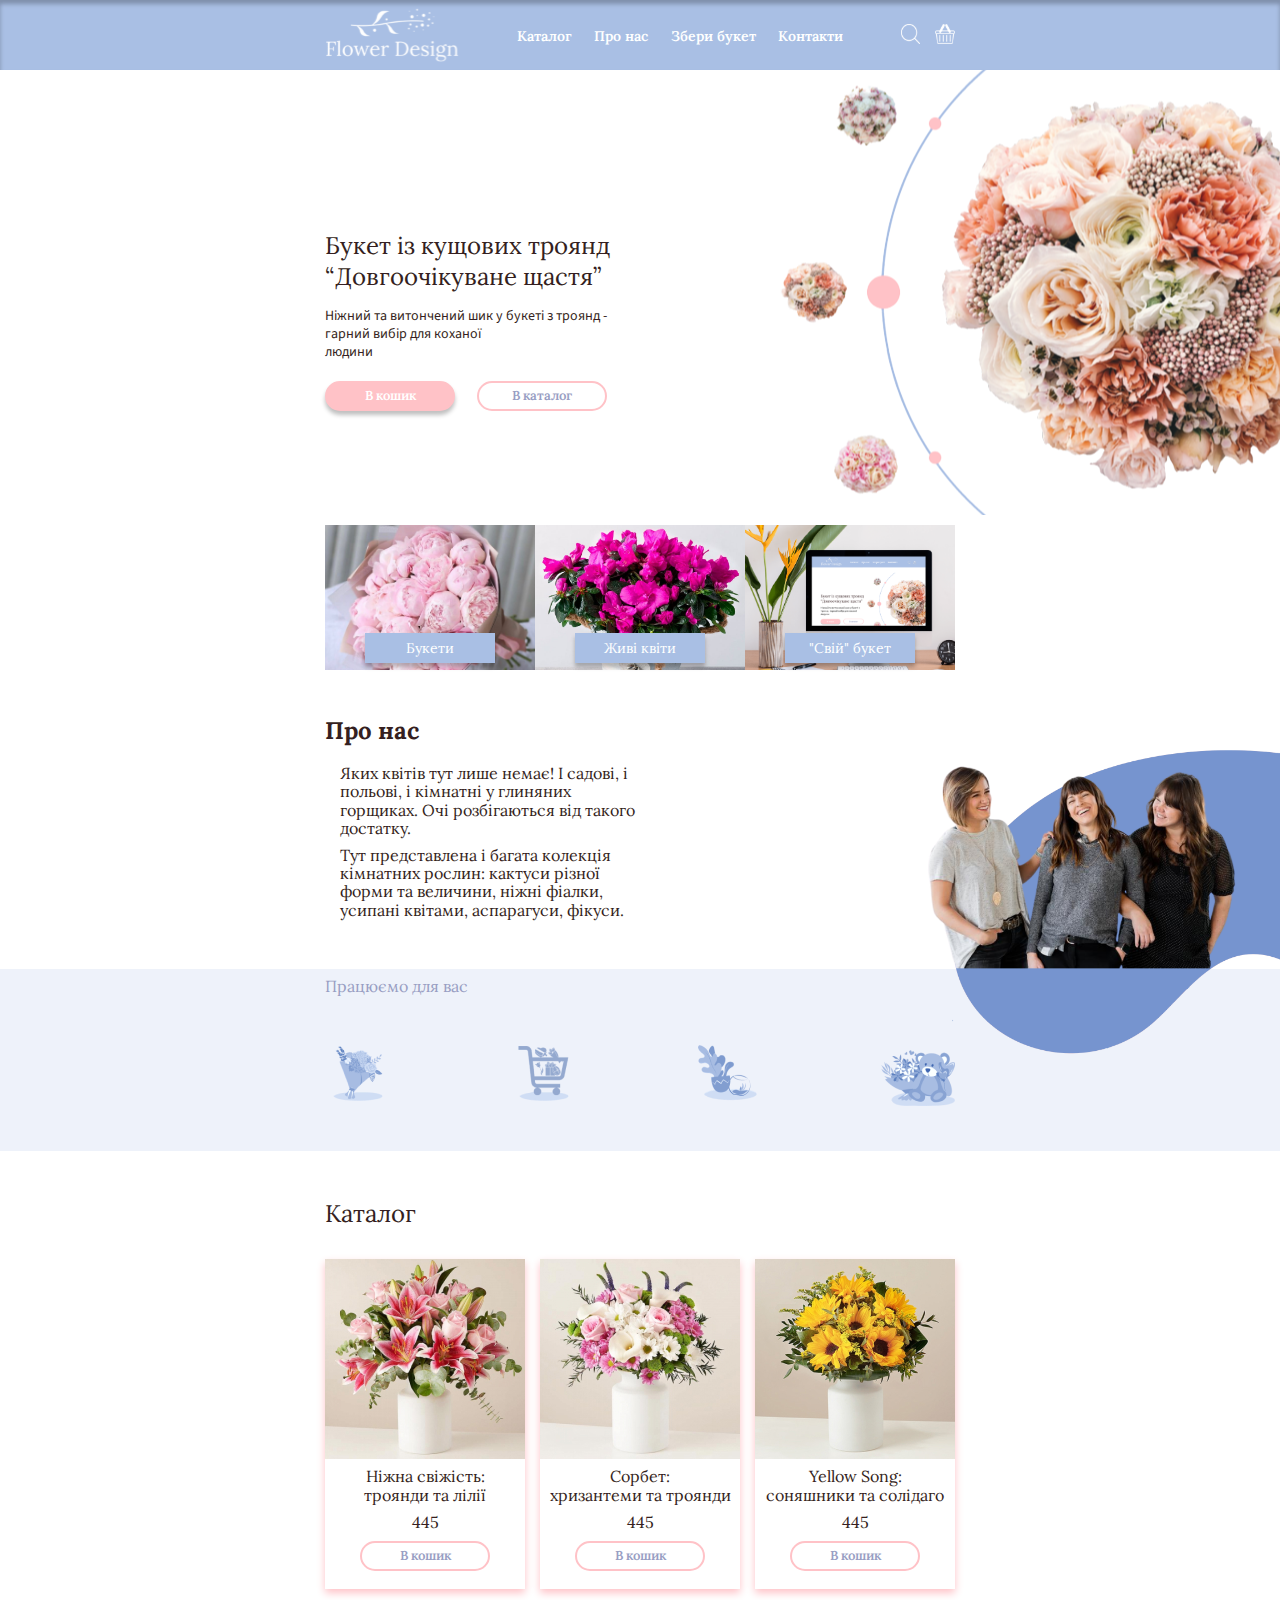
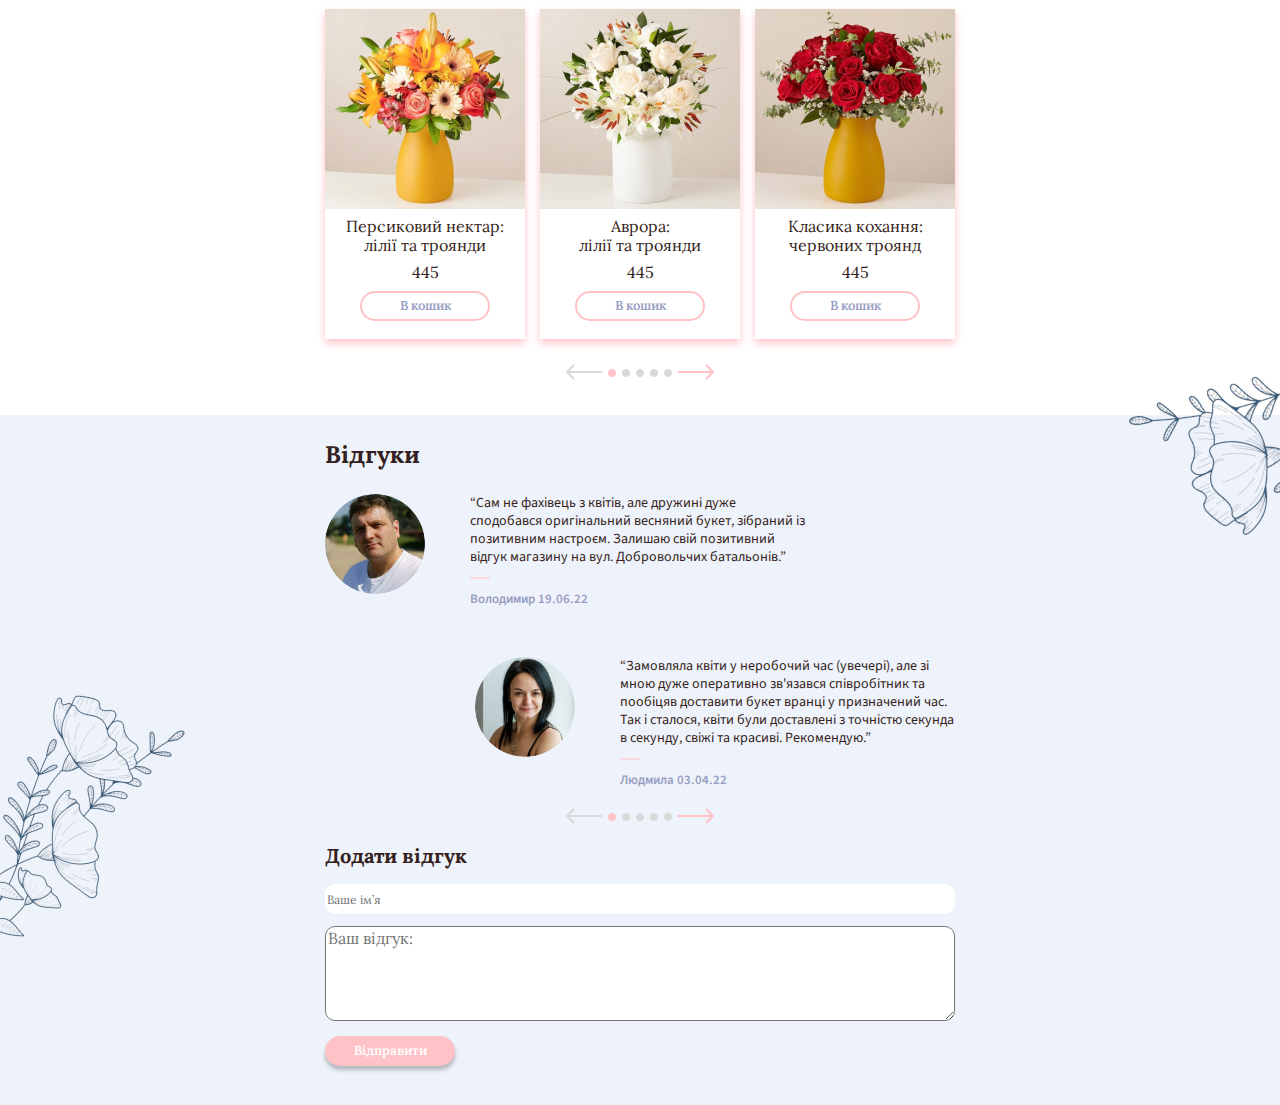
<file: index.html>
<!DOCTYPE html>
<html lang="en">

<head>
    <meta charset="UTF-8">
    <meta http-equiv="X-UA-Compatible" content="IE=edge">
    <meta name="viewport" content="width=device-width, initial-scale=1.0">
    <link rel="preconnect" href="https://fonts.googleapis.com">
    <link rel="preconnect" href="https://fonts.gstatic.com" crossorigin>
    <link
        href="https://fonts.googleapis.com/css2?family=Lora:wght@400;700&family=Source+Sans+Pro:wght@300;400;600&display=swap"
        rel="stylesheet">
    <title>Self Poject</title>
    <link rel="stylesheet" href="./css/normalize.css">
    <link rel="stylesheet" href="./css/style-main.css">
</head>

<body>
    <header class="header">
        <div class="container">
            <nav class="nav">
                <a href="#" class="logo">
                    <img src="./img/logo.svg" alt="">
                </a>
                <ul class="menu">
                    <li class="menu__item">
                        <a href="#" class="menu__link">Каталог</a>
                    </li>
                    <li class="menu__item">
                        <a href="#" class="menu__link">Про нас</a>
                    </li>
                    <li class="menu__item">
                        <a href="#" class="menu__link">Збери букет</a>
                    </li>
                    <li class="menu__item">
                        <a href="#" class="menu__link">Контакти</a>
                    </li>
                </ul>
                <div class="buttons-menu">
                    <a href="#" class="search">
                        <img src="./img/lupa.svg" alt="">
                    </a>
                    <a href="#" class="basket">
                        <img src="./img/basket.svg" alt="">
                    </a>
                </div>
            </nav>
        </div>
    </header>

    <main class="main">
        <section class="top">
            <div class="container">
                <article class="presentation">
                    <p class="title">Букет із кущових троянд
                        “Довгоочікуване щастя”</p>
                    <p class="descr">Ніжний та витончений шик у букеті з троянд -<br>гарний вибір для коханої<br>
                        людини</p>
                    <div class="buttons-top">
                        <a href="#" class="buy">
                            <button class="button-fill">В кошик</button>
                        </a>
                        <a href="#" class="catalog">
                            <button class="button-transparent">В каталог</button>
                        </a>

                    </div>
                </article>
            </div>
        </section>
        <section class="about">
            <div class="container">
                <div class="flowers">
                    <div class="flower__item">
                        <img src="./img/bouquets.jpg" alt="bouquets" class="flower__img">
                        <a href="#" class="flower__link">
                            <button class="button-blue">Букети</button>
                        </a>
                    </div>
                    <div class="flower__item">
                        <img src="./img/natural_flowers.jpg" alt="natural_flowers" class="flower__img">
                        <a href="#" class="flower__link">
                            <button class="button-blue">Живі квіти</button>
                        </a>
                    </div>
                    <div class="flower__item">
                        <img src="./img/own_bouquet.png" alt="own_bouquet" class="flower__img">
                        <a href="#" class="flower__link">
                            <button class="button-blue">"Свій" букет</button>
                        </a>
                    </div>
                </div>
                <div class="about__text">
                    <h2 class="about-title">Про нас</h2>
                    <p class="about-text-1">Яких квітів тут лише немає! І садові, і польові, і кімнатні у глиняних
                        горщиках. Очі розбігаються від такого достатку.
                    </p>
                    <p class="about-text-2">Тут представлена і багата колекція кімнатних рослин: кактуси різної форми та
                        величини, ніжні фіалки, усипані квітами, аспарагуси, фікуси.
                    </p>
                </div>
            </div>
        </section>
        <section class="work-for">
            <div class="container">
                <div class="title">Працюємо для вас</div>
                <div class="work-for__inner">
                    <img src="./img/constructor.png" alt="">
                    <img src="./img/delivery.png" alt="">
                    <img src="./img/indoor.png" alt="">
                    <img src="./img/for_loved_ones.png" alt="">
                </div>
            </div>
        </section>
        <section class="catalog">
            <div class="container">
                <div class="title">Каталог</div>
                <div class="catalog__cards">
                    <div class="catalog__item">
                        <img class="catalog__img" src="./img/catalog_img_1.jpg" alt="">
                        <div class="card__text">
                            <div class="card_title">Ніжна свіжість:</div>
                            <p class="card__decription">троянди та лілії</p>
                        </div>
                        <span class="catalog__price">445</span>
                        <a href="#" class="catalog__link">
                            <button class="button-transparent">В кошик</button>
                        </a>
                    </div>
                    <div class="catalog__item">
                        <img class="catalog__img" src="./img/catalog_img_2.jpg" alt="">
                        <div class="card__text">
                            <div class="card_title">Сорбет:</div>
                            <p class="card__decription">хризантеми та троянди</p>
                        </div>
                        <span class="catalog__price">445</span>
                        <a href="#" class="catalog__link">
                            <button class="button-transparent">В кошик</button>
                        </a>
                    </div>
                    <div class="catalog__item">
                        <img class="catalog__img" src="./img/catalog_img_3.jpg" alt="">
                        <div class="card__text">
                            <div class="card_title">Yellow Song:</div>
                            <p class="card__decription">соняшники та солідаго</p>
                        </div>
                        <span class="catalog__price">445</span>
                        <a href="#" class="catalog__link">
                            <button class="button-transparent">В кошик</button>
                        </a>
                    </div>
                    <div class="catalog__item">
                        <img class="catalog__img" src="./img/catalog_img_4.jpg" alt="">
                        <div class="card__text">
                            <div class="card_title">Персиковий нектар:</div>
                            <p class="card__decription">лілії та троянди</p>
                        </div>
                        <span class="catalog__price">445</span>
                        <a href="#" class="catalog__link">
                            <button class="button-transparent">В кошик</button>
                        </a>
                    </div>
                    <div class="catalog__item">
                        <img class="catalog__img" src="./img/catalog_img_5.jpg" alt="">
                        <div class="card__text">
                            <div class="card_title">Аврора:</div>
                            <p class="card__decription">лілії та троянди</p>
                        </div>
                        <span class="catalog__price">445</span>
                        <a href="#" class="catalog__link">
                            <button class="button-transparent">В кошик</button>
                        </a>
                    </div>
                    <div class="catalog__item">
                        <img class="catalog__img" src="./img/catalog_img_6.jpg" alt="">
                        <div class="card__text">
                            <div class="card_title">Класика кохання:</div>
                            <p class="card__decription">червоних троянд</p>
                        </div>
                        <span class="catalog__price">445</span>
                        <a href="#" class="catalog__link">
                            <button class="button-transparent">В кошик</button>
                        </a>
                    </div>
                </div>
                <div class="slider">
                    <a href="#" class="arrow-left"><img src="./img/arrow left.png" alt=""></a>
                    <a href="#" class="circle"><img src="./img/circle-active.png" alt=""></a>
                    <a href="#" class="circle"><img src="./img/circle.png" alt=""></a>
                    <a href="#" class="circle"><img src="./img/circle.png" alt=""></a>
                    <a href="#" class="circle"><img src="./img/circle.png" alt=""></a>
                    <a href="#" class="circle"><img src="./img/circle.png" alt=""></a>
                    <a href="#" class="arrow-right"><img src="./img/arrow right.png" alt=""></a>
                </div>
            </div>
        </section>
        <section class="comments">
            <div class="container">
                <h2 class="comments-title">Відгуки</h2>
                <div class="comments__inner">
                    <div class="comment-1">
                        <img src="./img/comment-img-1.png" alt="" class="comment-img">
                        <div class="comment__text">
                            <p class="description">“Сам не фахівець з квітів, але дружині дуже сподобався оригінальний
                                весняний букет, зібраний із позитивним настроєм. Залишаю свій позитивний відгук магазину
                                на вул. Добровольчих батальонів.”<br>
                                <img src="./img/underline.png" alt="">
                            </p>
                            <p class="sign">Володимир 19.06.22</p>
                        </div>
                    </div>
                    <div class="comment-2">
                        <img src="./img/comment-img-2.png" alt="" class="comment-img">
                        <div class="comment__text">
                            <p class="description">“Замовляла квіти у неробочий час (увечері), але зі мною дуже
                                оперативно зв'язався співробітник та пообіцяв доставити букет вранці у призначений час.
                                Так і сталося, квіти були доставлені з точністю секунда в секунду, свіжі та красиві.
                                Рекомендую.”<br>
                                <img src="./img/underline.png" alt="">
                            </p>
                            <p class="sign">Людмила 03.04.22</p>
                        </div>
                    </div>
                </div>
                <div class="slider">
                    <a href="#" class="arrow-left"><img src="./img/arrow left.png" alt=""></a>
                    <a href="#" class="circle"><img src="./img/circle-active.png" alt=""></a>
                    <a href="#" class="circle"><img src="./img/circle.png" alt=""></a>
                    <a href="#" class="circle"><img src="./img/circle.png" alt=""></a>
                    <a href="#" class="circle"><img src="./img/circle.png" alt=""></a>
                    <a href="#" class="circle"><img src="./img/circle.png" alt=""></a>
                    <a href="#" class="arrow-right"><img src="./img/arrow right.png" alt=""></a>
                </div>
                <div class="add__comment">
                    <h2 class="add-title">Додати відгук</h2>
                    <input class="user-name" type="text" placeholder="Ваше ім’я">
                    <textarea class="message-text"  placeholder="Ваш відгук:"></textarea>
                    <button class="button-fill">Відправити</button>
                </div>
            </div>
        </section>
    </main>

</body>

</html>
</file>
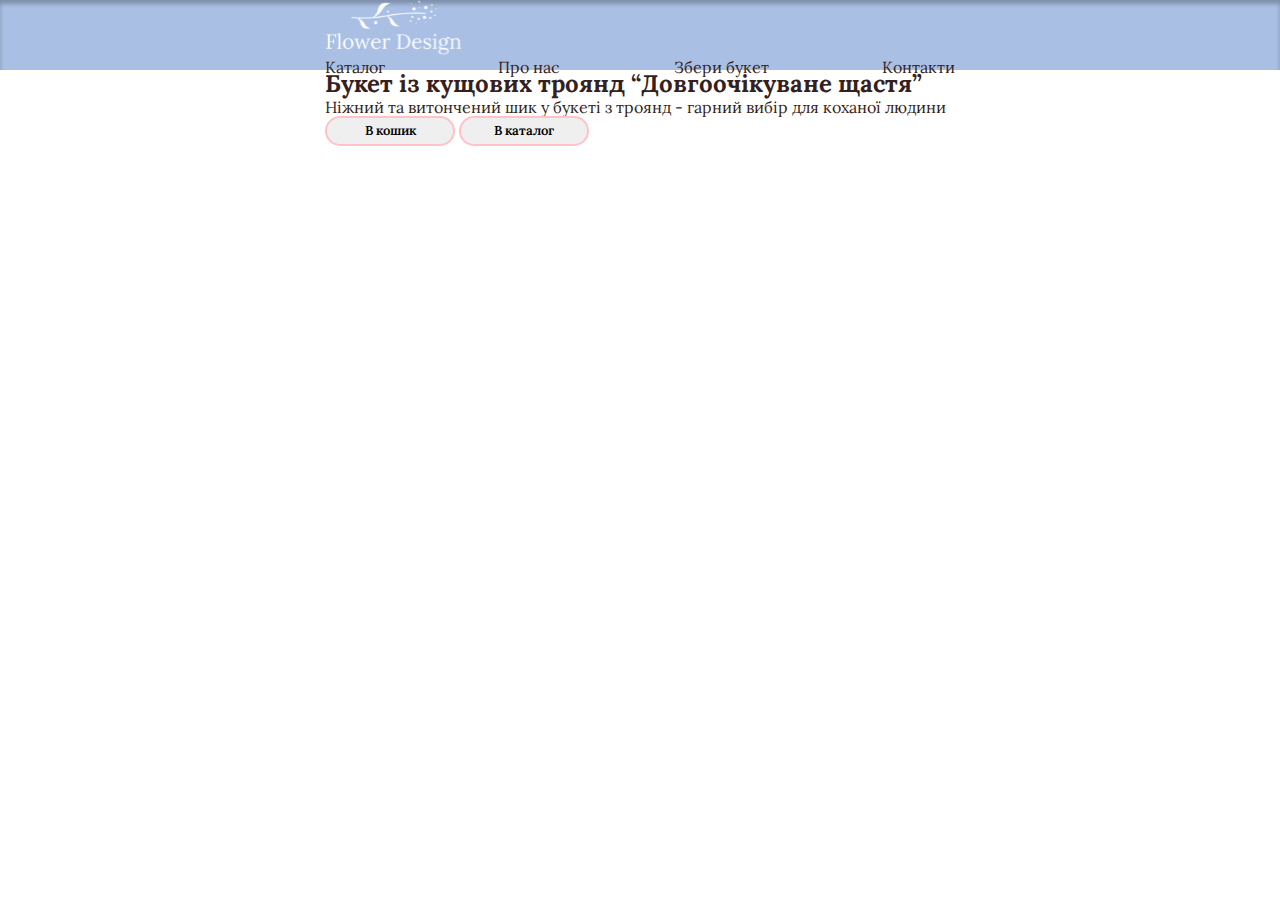
<file: index-.html>
<!DOCTYPE html>
<html lang="en">
<head>
    <meta charset="UTF-8">
    <meta http-equiv="X-UA-Compatible" content="IE=edge">
    <meta name="viewport" content="width=device-width, initial-scale=1.0">
    <link rel="preconnect" href="https://fonts.googleapis.com">
    <link rel="preconnect" href="https://fonts.gstatic.com" crossorigin>
    <link href="https://fonts.googleapis.com/css2?family=Lora:wght@400;700&family=Source+Sans+Pro:wght@300;400;600&display=swap" rel="stylesheet">
    <title>Self Poject</title>
    <link rel="stylesheet" href="./css/normalize.css">
    <link rel="stylesheet" href="./css/style-main.css">
</head>

<body>
    <header class="header">
        <div class="container">
            <div class="header-row">
                <a href="#" class="header__logo">
                    <img src="./img/logo.svg" alt="logo">
                </a>
                <nav class="nav">
                    <a href="#">Каталог</a>
                    <a href="#">Про нас</a>
                    <a href="#">Збери букет</a>
                    <a href="#">Контакти</a>
                </nav>
                <div class="menu">
                    <div class="menu__search">
                        <a href="#" class=></a>
                    </div>
                    <div class="menu__basket">
                        <a href="#" class=></a>
                    </div>
                </div>
            </div>
        </div>
    </header>
    <section class="">
        <div class="container">
            <article class="presentation">
                <h2 class="presentation__title">Букет із кущових троянд
                    “Довгоочікуване щастя”</h2>
                <p class="presentation__descr">Ніжний та витончений шик у букеті з троянд - гарний вибір для коханої 
                    людини</p>
                    <button>В кошик</button>
                    <button>В каталог</button>
            </article>
            <div class="bouqet-img">

            </div>
        </div>
    </section>
    
</body>
</html>
</file>
<file: css/style-main.css>
html {
  -webkit-box-sizing: border-box;
          box-sizing: border-box;
}

*,
*::after,
*::before {
  -webkit-box-sizing: inherit;
          box-sizing: inherit;
}

body {
  font-family: 'Lora', serif;
  color: #351F21;
}

a {
  text-decoration: none;
  color: inherit;
}

ul {
  padding: 0;
}

li {
  list-style: none;
}

h1, h2, h3, h4, h5, h6 {
  margin: 0;
}

p {
  margin: 0;
}

img {
  max-width: 100%;
}

button {
  width: 130px;
  height: 30px;
  border-radius: 50px;
  border: 2px solid #FFC2C7;
  font-weight: 600;
  font-size: 13px;
  line-height: 16px;
  cursor: pointer;
}

.button-fill {
  background: #FFC2C7;
  -webkit-box-shadow: 0px 4px 4px rgba(0, 0, 0, 0.25);
          box-shadow: 0px 4px 4px rgba(0, 0, 0, 0.25);
  color: #fff;
}

.button-transparent {
  color: #989EC3;
  background: #fff;
}

.container {
  max-width: 760px;
  margin: 0 auto;
  padding: 0 65px;
}

.header {
  height: 70px;
  background: #A9BFE4;
  -webkit-box-shadow: inset 0px 4px 4px rgba(0, 0, 0, 0.25);
          box-shadow: inset 0px 4px 4px rgba(0, 0, 0, 0.25);
}

.nav {
  display: -webkit-box;
  display: -ms-flexbox;
  display: flex;
  -webkit-box-pack: justify;
      -ms-flex-pack: justify;
          justify-content: space-between;
  -webkit-box-align: center;
      -ms-flex-align: center;
          align-items: center;
  gap: 57.5px;
}

.nav .logo {
  width: 136.48px;
  height: 55px;
  margin: 8px 0;
}

.nav .menu {
  display: -webkit-box;
  display: -ms-flexbox;
  display: flex;
  -webkit-box-pack: justify;
      -ms-flex-pack: justify;
          justify-content: space-between;
  -webkit-box-align: center;
      -ms-flex-align: center;
          align-items: center;
  -ms-flex-preferred-size: 333px;
      flex-basis: 333px;
  gap: 17px;
  color: #fff;
  font-weight: 600;
  font-size: 14px;
  line-height: 18px;
}

.nav .buttons-menu {
  display: -webkit-box;
  display: -ms-flexbox;
  display: flex;
  gap: 15px;
}

.top {
  background-image: url("../img/bg-top.png");
  background-repeat: no-repeat;
  background-position: right;
  min-width: 100%;
}

.top .presentation {
  height: 445px;
  padding-top: 160px;
  display: -webkit-box;
  display: -ms-flexbox;
  display: flex;
  -webkit-box-orient: vertical;
  -webkit-box-direction: normal;
      -ms-flex-direction: column;
          flex-direction: column;
  width: 300px;
}

.top .presentation .title {
  font-weight: 400;
  font-size: 24px;
  line-height: 31px;
}

.top .presentation .descr {
  font-family: "Source Sans Pro", sans-serif;
  font-size: 14px;
  line-height: 18px;
  padding-top: 15px;
}

.top .presentation .buttons-top {
  margin-top: 20px;
  display: -webkit-box;
  display: -ms-flexbox;
  display: flex;
  gap: 22px;
}

.about {
  margin-top: 10px;
}

.about .flowers {
  display: -webkit-box;
  display: -ms-flexbox;
  display: flex;
  margin-bottom: 45px;
}

.about .flower__item {
  width: 210px;
  height: 145px;
  position: relative;
}

.about .flower__item img {
  width: 210px;
  height: 145px;
}

.about .flower__item .button-blue {
  position: absolute;
  right: 40px;
  bottom: 7px;
  border-radius: 0;
  border: none;
  background: #A9BFE4;
  -webkit-box-shadow: 0px 4px 4px rgba(0, 0, 0, 0.25);
          box-shadow: 0px 4px 4px rgba(0, 0, 0, 0.25);
  color: #fff;
  font-weight: 400;
  font-size: 14px;
  line-height: 18px;
}

.about .about__text {
  max-width: 315px;
  position: relative;
  z-index: 1;
}

.about .about__text .about-title {
  font-size: 24px;
  line-height: 31px;
  padding-bottom: 18px;
}

.about .about__text .about-text-1 {
  padding-left: 15px;
  padding-bottom: 8px;
}

.about .about__text .about-text-2 {
  padding-left: 15px;
  padding-bottom: 50px;
}

.work-for {
  position: relative;
  background-color: rgba(169, 191, 228, 0.2);
}

.work-for::before {
  content: '';
  position: absolute;
  height: 320px;
  width: 380px;
  background-image: url("../img/women+.png");
  background-repeat: no-repeat;
  top: -122%;
  right: 0;
  background-size: 120%;
}

.work-for .title {
  padding-top: 7px;
  font-weight: 400;
  font-size: 16px;
  line-height: 20px;
  color: #989EC3;
}

.work-for .work-for__inner {
  height: 155px;
  display: -webkit-box;
  display: -ms-flexbox;
  display: flex;
  -webkit-box-pack: justify;
      -ms-flex-pack: justify;
          justify-content: space-between;
  -webkit-box-align: center;
      -ms-flex-align: center;
          align-items: center;
  gap: 95px;
}

.catalog {
  height: 864px;
}

.catalog .title {
  padding-top: 47px;
  font-size: 24px;
  line-height: 31px;
  padding-bottom: 30px;
}

.catalog__cards {
  display: -webkit-box;
  display: -ms-flexbox;
  display: flex;
  -webkit-box-pack: justify;
      -ms-flex-pack: justify;
          justify-content: space-between;
  -webkit-box-align: center;
      -ms-flex-align: center;
          align-items: center;
  -ms-flex-wrap: wrap;
      flex-wrap: wrap;
  gap: 20px 15px;
  padding-bottom: 10px;
}

.catalog__item {
  width: 200px;
  height: 330px;
  -webkit-box-shadow: 0px 4px 8px #FFC2C7;
          box-shadow: 0px 4px 8px #FFC2C7;
  display: -webkit-box;
  display: -ms-flexbox;
  display: flex;
  -webkit-box-orient: vertical;
  -webkit-box-direction: normal;
      -ms-flex-direction: column;
          flex-direction: column;
  -webkit-box-align: center;
      -ms-flex-align: center;
          align-items: center;
}

.catalog__item img {
  padding-bottom: 8px;
}

.catalog__item .card__text {
  display: -webkit-box;
  display: -ms-flexbox;
  display: flex;
  -webkit-box-orient: vertical;
  -webkit-box-direction: normal;
      -ms-flex-direction: column;
          flex-direction: column;
  -webkit-box-align: center;
      -ms-flex-align: center;
          align-items: center;
}

.catalog__item p {
  padding-bottom: 9px;
  -ms-flex-item-align: center;
      -ms-grid-row-align: center;
      align-self: center;
}

.catalog__item span {
  padding-bottom: 10px;
}

.catalog .slider {
  width: 176px;
  height: 50px;
  margin: 0 auto;
  display: -webkit-box;
  display: -ms-flexbox;
  display: flex;
  -webkit-box-pack: center;
      -ms-flex-pack: center;
          justify-content: center;
  -webkit-box-align: center;
      -ms-flex-align: center;
          align-items: center;
  gap: 6px;
}

.catalog .slider .circle img {
  padding-bottom: 3px;
}

.comments {
  height: 690px;
  position: relative;
  background-color: rgba(169, 191, 228, 0.2);
}

.comments::before {
  content: '';
  position: absolute;
  width: 155px;
  height: 200px;
  right: 0;
  top: -6%;
  background-image: url("../img/flowers-right.png");
  background-repeat: no-repeat;
}

.comments::after {
  content: '';
  position: absolute;
  width: 195px;
  height: 250px;
  left: 0%;
  top: 40%;
  background-image: url("../img/flowers-left.png");
  background-repeat: no-repeat;
}

.comments .comments-title {
  font-size: 24px;
  line-height: 31px;
  padding-top: 24px;
  padding-bottom: 24px;
}

.comments .comments__inner {
  display: -webkit-box;
  display: -ms-flexbox;
  display: flex;
  -webkit-box-orient: vertical;
  -webkit-box-direction: normal;
      -ms-flex-direction: column;
          flex-direction: column;
}

.comments .comments__inner .comment-img {
  width: 100px;
  height: 100px;
  border-radius: 100%;
  margin-right: 45px;
}

.comments .comments__inner .comment-1 {
  margin-bottom: 45px;
}

.comments .comments__inner .comment-2 {
  margin-left: 150px;
}

.comments .comment-1, .comments .comment-2 {
  display: -webkit-box;
  display: -ms-flexbox;
  display: flex;
  font-family: 'Source Sans Pro';
}

.comments .comment-1 .description, .comments .comment-2 .description {
  max-width: 335px;
  margin-bottom: 7px;
  font-size: 14px;
  line-height: 18px;
}

.comments .comment-1 .sign, .comments .comment-2 .sign {
  padding-bottom: 5px;
  font-weight: 600;
  font-size: 13px;
  line-height: 16px;
  color: #989EC3;
}

.comments .slider {
  width: 176px;
  height: 50px;
  margin: 0 auto;
  display: -webkit-box;
  display: -ms-flexbox;
  display: flex;
  -webkit-box-pack: center;
      -ms-flex-pack: center;
          justify-content: center;
  -webkit-box-align: center;
      -ms-flex-align: center;
          align-items: center;
  gap: 6px;
}

.comments .slider .circle img {
  padding-bottom: 3px;
}

.comments .add__comment {
  display: -webkit-box;
  display: -ms-flexbox;
  display: flex;
  -webkit-box-orient: vertical;
  -webkit-box-direction: normal;
      -ms-flex-direction: column;
          flex-direction: column;
}

.comments .add__comment .add-title {
  font-size: 20px;
  line-height: 26px;
  margin-bottom: 15px;
}

.comments .add__comment input {
  border: none;
  padding-right: 12px;
  color: #ACACAC;
  font-size: 12px;
  line-height: 15px;
}

.comments .add__comment .user-name {
  height: 30px;
  margin-bottom: 12px;
  border-radius: 10px;
}

.comments .add__comment .message-text {
  height: 95px;
  margin-bottom: 15px;
  border-radius: 10px;
}

@media (max-width: 740px) {
  .flowers {
    -webkit-box-orient: vertical;
    -webkit-box-direction: normal;
        -ms-flex-direction: column;
            flex-direction: column;
    -webkit-box-align: center;
        -ms-flex-align: center;
            align-items: center;
  }
  .nav .menu {
    display: none;
  }
  .about .flower__item {
    width: 60%;
    height: 100%;
    position: relative;
  }
  .about .flower__item img {
    height: 150%;
  }
}
/*# sourceMappingURL=style-main.css.map */
</file>
